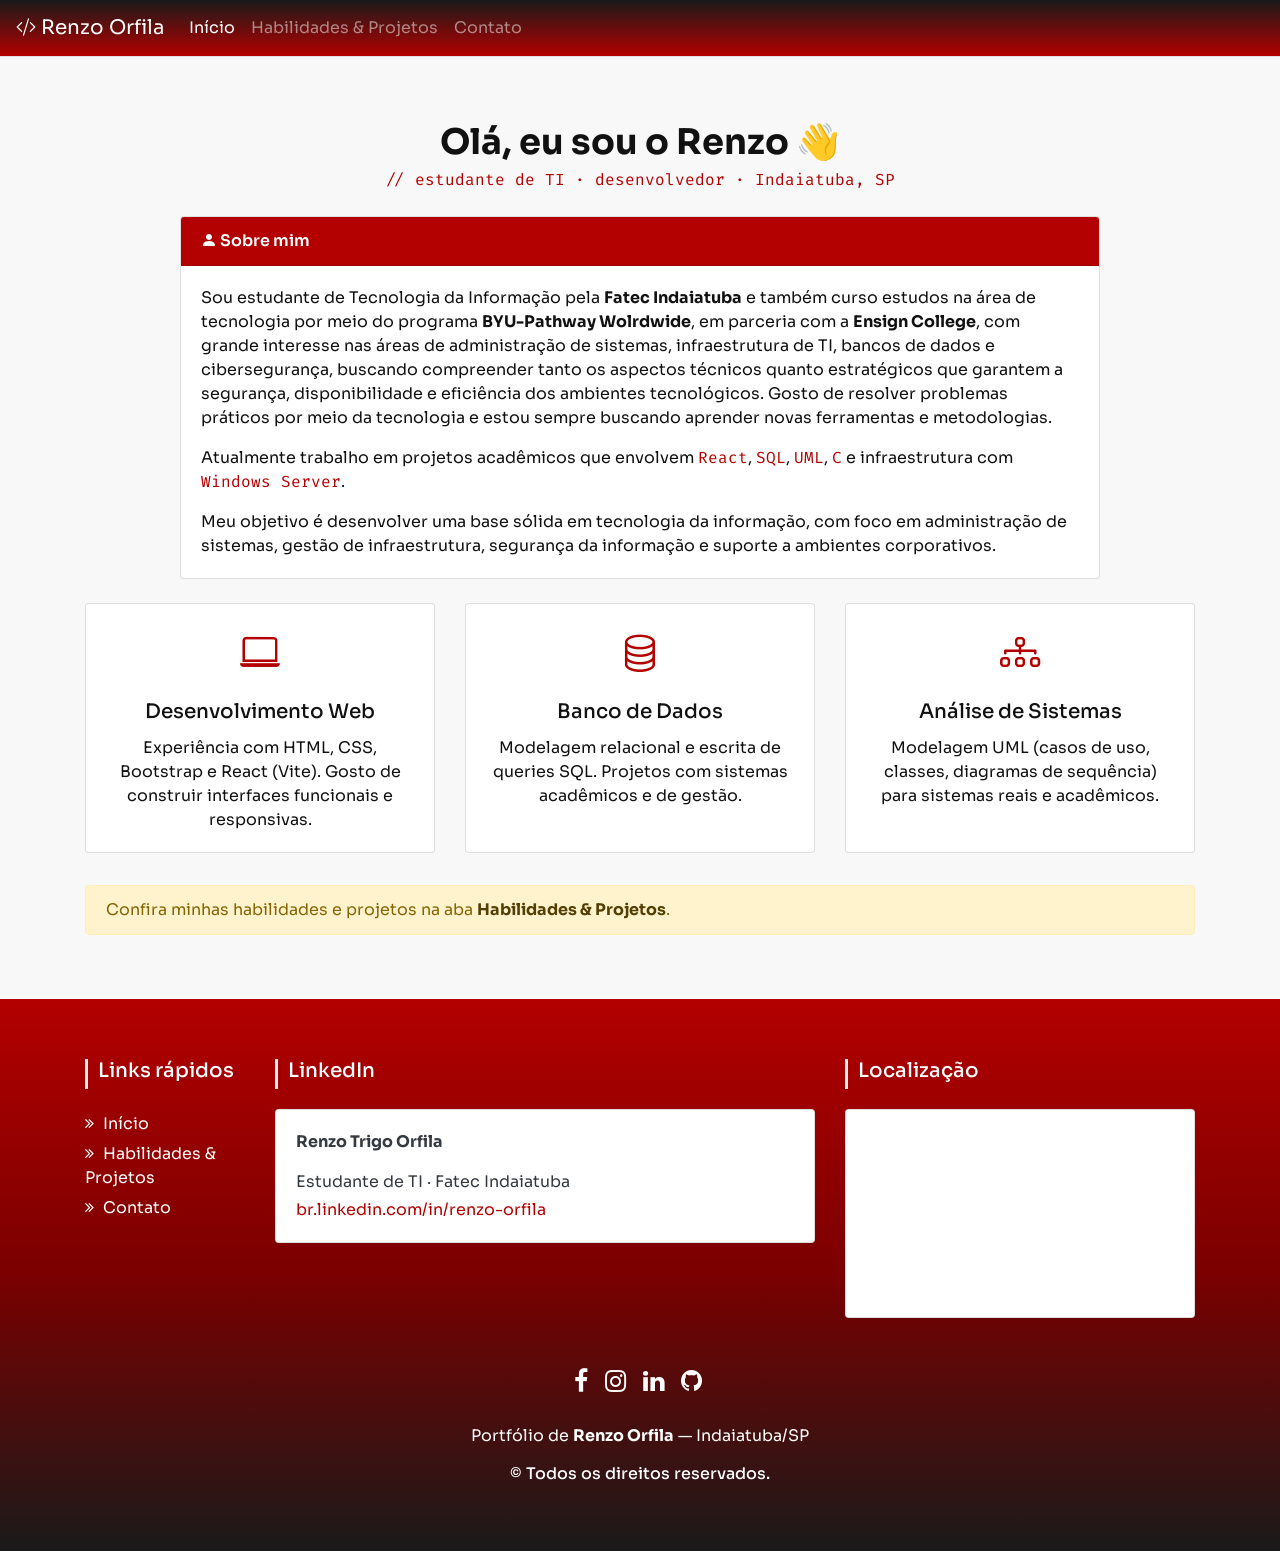
<file: index.html>
<!DOCTYPE html>
<html lang="pt-br">

<head>
    <meta charset="UTF-8">
    <meta name="viewport" content="width=device-width, initial-scale=1.0">
    <title>Renzo Orfila | Portfólio</title>
    <link rel="stylesheet" href="https://stackpath.bootstrapcdn.com/bootstrap/4.1.3/css/bootstrap.min.css">
    <link rel="stylesheet" href="css/footer.css">
    <link rel="stylesheet" href="https://cdn.jsdelivr.net/npm/bootstrap-icons@1.11.3/font/bootstrap-icons.min.css">
    <link rel="icon" href="data:image/svg+xml,<svg xmlns='http://www.w3.org/2000/svg' viewBox='0 0 100 100'><text y='.9em' font-size='90'>👨‍💻</text></svg>">
</head>

<body>

    <!-- Navbar -->
    <nav class="navbar navbar-expand-lg navbar-dark bg-dark border-bottom border-body mb-4 sticky-top" data-bs-theme="dark">
        <a class="navbar-brand" href="index.html">
            <i class="bi bi-code-slash"></i> Renzo Orfila
        </a>
        <button class="navbar-toggler" type="button" data-toggle="collapse" data-target="#navbarNav"
            aria-controls="navbarNav" aria-expanded="false" aria-label="Alterna navegação">
            <span class="navbar-toggler-icon"></span>
        </button>
        <div class="collapse navbar-collapse" id="navbarNav">
            <ul class="navbar-nav">
                <li class="nav-item active">
                    <a class="nav-link" href="index.html">Início</a>
                </li>
                <li class="nav-item">
                    <a class="nav-link" href="sobre.html">Habilidades & Projetos</a>
                </li>
                <li class="nav-item">
                    <a class="nav-link" href="contato.html">Contato</a>
                </li>
                    </a>
                </li>
            </ul>
        </div>
    </nav>

    <!-- Hero -->
<div class="container">
    <div class="page-title">
        <h1>Olá, eu sou o Renzo 👋</h1>
        <p class="subtitle">// estudante de TI · desenvolvedor · Indaiatuba, SP</p>
    </div>
</div>
    <div class="container mb-5">

        <!-- Apresentação principal -->
        <div class="row justify-content-center mb-4">
            <div class="col-md-10">
                <div class="card shadow-sm">
                    <div class="card-header" style="background:#b30000; color:#fff; font-weight:600;">
                        <i class="bi bi-person-fill"></i> Sobre mim
                    </div>
                    <div class="card-body">
                        <p>Sou estudante de Tecnologia da Informação pela <strong>Fatec Indaiatuba</strong> e também curso estudos na área de tecnologia por meio do programa <strong>BYU-Pathway Wolrdwide</strong>, em parceria com a <strong>Ensign College</strong>, com grande interesse nas áreas de administração de sistemas, infraestrutura de TI, bancos de dados e cibersegurança, 
                            buscando compreender tanto os aspectos técnicos quanto estratégicos que garantem a segurança, disponibilidade e eficiência dos ambientes tecnológicos.
                             Gosto de resolver problemas práticos por meio da tecnologia e estou sempre buscando aprender novas ferramentas e metodologias.</p>
                        <p>Atualmente trabalho em projetos acadêmicos que envolvem <span class="mono" style="color:#b30000;">React</span>, <span class="mono" style="color:#b30000;">SQL</span>, <span class="mono" style="color:#b30000;">UML</span>, <span class="mono" style="color:#b30000;">C</span> e infraestrutura com <span class="mono" style="color:#b30000;">Windows Server</span>.</p>
                        <p class="mb-0">Meu objetivo é desenvolver uma base sólida em tecnologia da informação, com foco em administração de sistemas, gestão de infraestrutura, segurança da informação e suporte a ambientes corporativos.</p>
                    </div>
                </div>
            </div>
        </div>

        <!-- Cards de destaque -->
        <div class="row justify-content-center">
            <div class="col-md-4 col-sm-12 mb-4">
                <div class="card text-center h-100 shadow-sm">
                    <div class="card-body">
                        <i class="bi bi-laptop" style="font-size:2.5rem; color:#b30000;"></i>
                        <h5 class="card-title mt-3">Desenvolvimento Web</h5>
                        <p class="card-text">Experiência com HTML, CSS, Bootstrap e React (Vite). Gosto de construir interfaces funcionais e responsivas.</p>
                    </div>
                </div>
            </div>
            <div class="col-md-4 col-sm-12 mb-4">
                <div class="card text-center h-100 shadow-sm">
                    <div class="card-body">
                        <i class="bi bi-database" style="font-size:2.5rem; color:#b30000;"></i>
                        <h5 class="card-title mt-3">Banco de Dados</h5>
                        <p class="card-text">Modelagem relacional e escrita de queries SQL. Projetos com sistemas acadêmicos e de gestão.</p>
                    </div>
                </div>
            </div>
            <div class="col-md-4 col-sm-12 mb-4">
                <div class="card text-center h-100 shadow-sm">
                    <div class="card-body">
                        <i class="bi bi-diagram-3" style="font-size:2.5rem; color:#b30000;"></i>
                        <h5 class="card-title mt-3">Análise de Sistemas</h5>
                        <p class="card-text">Modelagem UML (casos de uso, classes, diagramas de sequência) para sistemas reais e acadêmicos.</p>
                    </div>
                </div>
            </div>
        </div>

        <!-- Alerta -->
        <div class="row mt-2">
            <div class="col-12">
                <div class="alert alert-warning" role="alert">
                    Confira minhas habilidades e projetos na aba <a href="sobre.html" class="alert-link">Habilidades &amp; Projetos</a>.
                </div>
            </div>
        </div>

    </div>

    <!-- Footer -->
    <section id="footer">
        <div class="container">
            <div class="row text-center text-xs-center text-sm-left text-md-left">
                <div class="col-sm-12 col-md-2">
                    <h5>Links rápidos</h5>
                    <ul class="list-unstyled quick-links">
                        <li><a href="index.html"><i class="fa fa-angle-double-right"></i> Início</a></li>
                        <li><a href="sobre.html"><i class="fa fa-angle-double-right"></i> Habilidades & Projetos</a></li>
                        <li><a href="contato.html"><i class="fa fa-angle-double-right"></i> Contato</a></li>
                    </ul>
                </div>
                <div class="col-sm-12 col-md-6">
                    <h5>LinkedIn</h5>
                    <div class="card">
                        <div class="card-body text-dark text-left">
                            <p><strong>Renzo Trigo Orfila</strong></p>
                            <p class="mb-1">Estudante de TI · Fatec Indaiatuba</p>
                            <p class="mb-0"><a href="https://br.linkedin.com/in/renzo-orfila" target="_blank" style="color:#b30000;">br.linkedin.com/in/renzo-orfila</a></p>
                        </div>
                    </div>
                </div>
                <div class="col-sm-12 col-md-4">
                    <h5>Localização</h5>
                    <div class="card">
                        <div class="card-body" style="padding:0;">
                            <iframe src="https://www.google.com/maps/embed?pb=!1m18!1m12!1m3!1d3670.304099992333!2d-47.205159725930905!3d-23.0859611791294!2m3!1f0!2f0!3f0!3m2!1i1024!2i768!4f13.1!3m3!1m2!1s0x94c8b4b183d3173b%3A0xe4e10e5dd84bd49e!2sFatec%20Indaiatuba%20-%20Faculdade%20de%20Tecnologia%20de%20Indaiatuba%20Dr.%20Archimedes%20Lammoglia!5e0!3m2!1spt-BR!2sbr!4v1729251441810!5m2!1spt-BR!2sbr"
                                width="100%" height="200" style="border:0;" allowfullscreen="" loading="lazy" referrerpolicy="no-referrer-when-downgrade"></iframe>
                        </div>
                    </div>
                </div>
            </div>
            <div class="row">
                <div class="col-xs-12 col-sm-12 col-md-12 mt-2 mt-sm-5">
                    <ul class="list-unstyled list-inline social text-center">
                        <li class="list-inline-item"><a href="https://www.facebook.com/profile.php?id=100009068168611" target="_blank"><i class="fa fa-facebook"></i></a></li>
                        <li class="list-inline-item"><a href="https://www.instagram.com/renzorfila/" target="_blank"><i class="fa fa-instagram"></i></a></li>
                        <li class="list-inline-item"><a href="https://br.linkedin.com/in/renzo-orfila" target="_blank"><i class="fa fa-linkedin"></i></a></li>
                        <li class="list-inline-item"><a href="https://github.com/renzorfila" target="_blank"><i class="fa fa-github"></i></a></li>
                    </ul>
                </div>
                <hr>
            </div>
            <div class="row">
                <div class="col-xs-12 col-sm-12 col-md-12 mt-2 mt-sm-2 text-center text-white">
                    <p>Portfólio de <strong>Renzo Orfila</strong> — Indaiatuba/SP</p>
                    <p class="h6">© Todos os direitos reservados.</p>
                </div>
                <hr>
            </div>
        </div>
    </section>

    <script src="https://code.jquery.com/jquery-3.3.1.slim.min.js"></script>
    <script src="https://cdnjs.cloudflare.com/ajax/libs/popper.js/1.14.3/umd/popper.min.js"></script>
    <script src="https://stackpath.bootstrapcdn.com/bootstrap/4.1.3/js/bootstrap.min.js"></script>
</body>

</html>
</file>
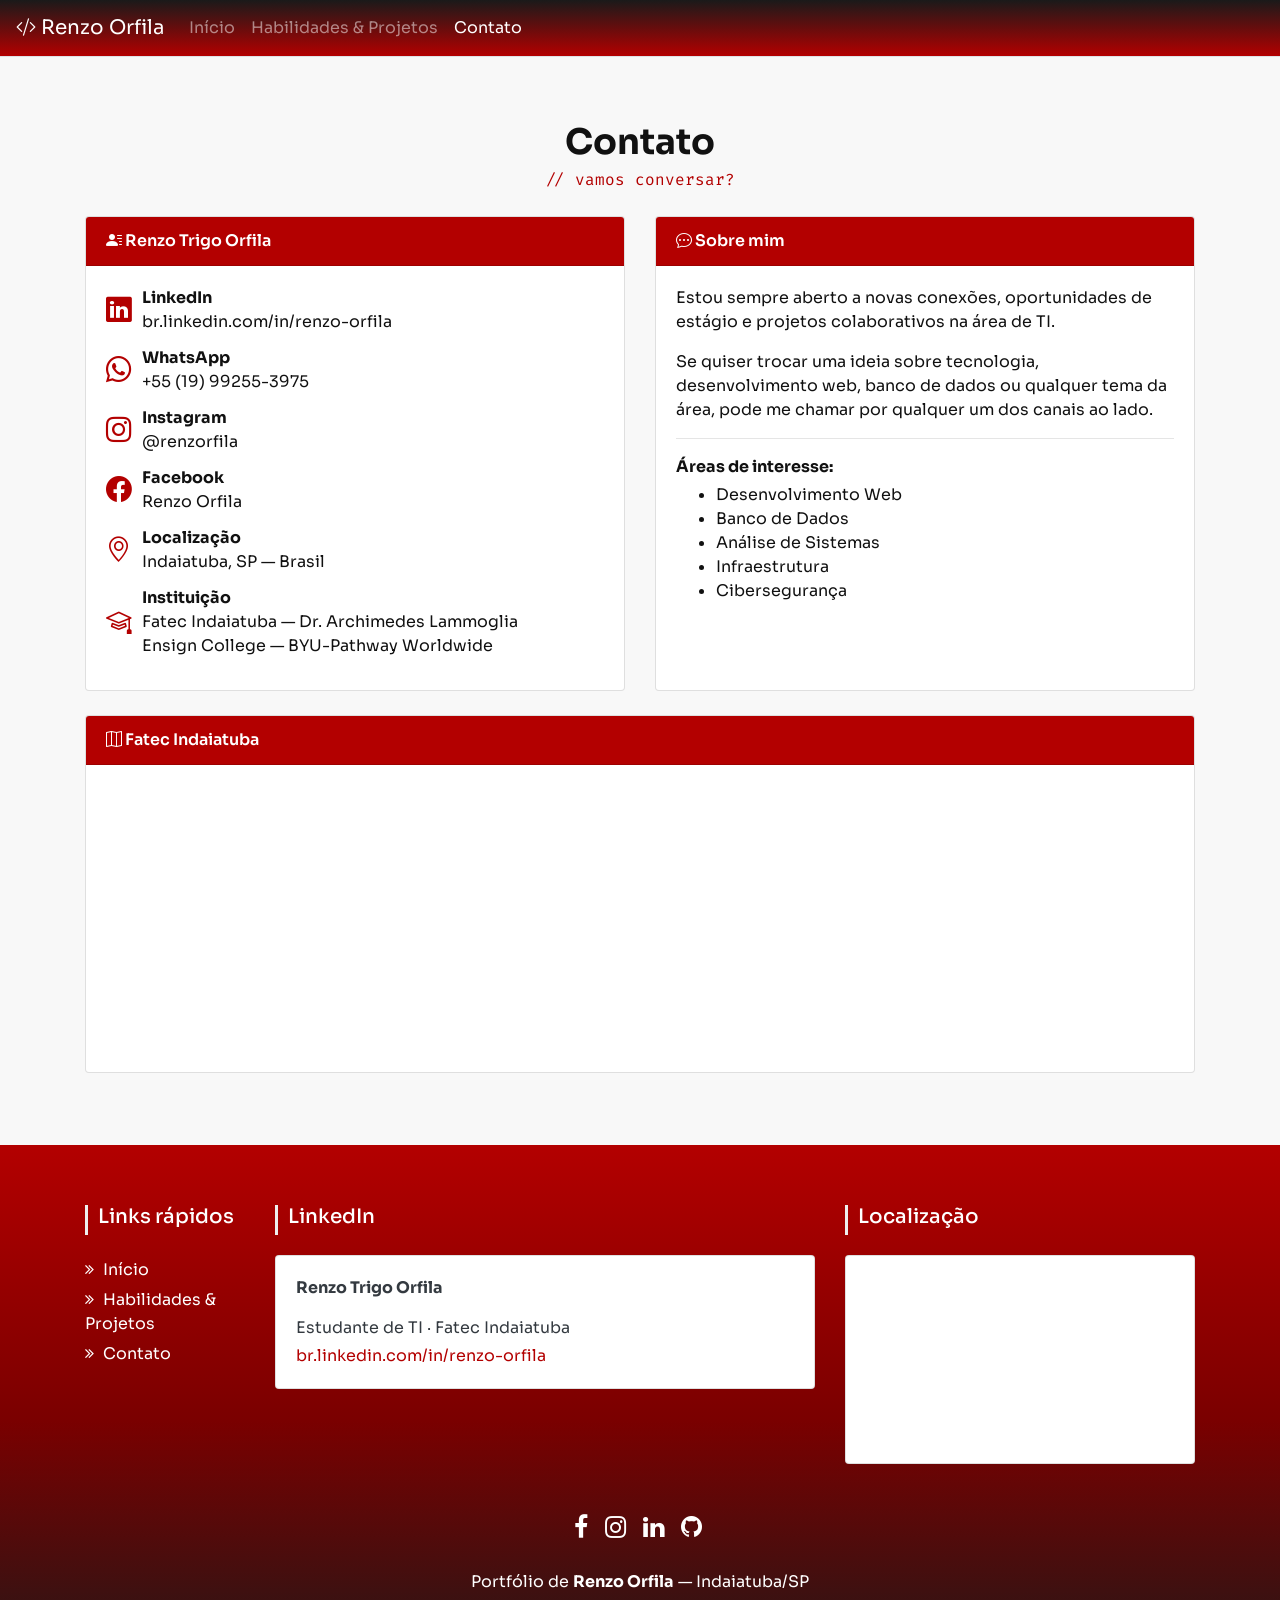
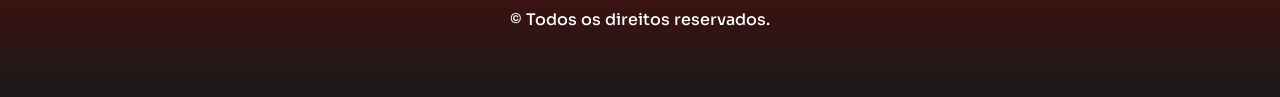
<file: contato.html>
<!DOCTYPE html>
<html lang="pt-br">

<head>
    <meta charset="UTF-8">
    <meta name="viewport" content="width=device-width, initial-scale=1.0">
    <title>Contato | Renzo Orfila</title>
    <link rel="stylesheet" href="https://stackpath.bootstrapcdn.com/bootstrap/4.1.3/css/bootstrap.min.css">
    <link rel="stylesheet" href="css/footer.css">
    <link rel="stylesheet" href="https://cdn.jsdelivr.net/npm/bootstrap-icons@1.11.3/font/bootstrap-icons.min.css">
    <link rel="icon" href="data:image/svg+xml,<svg xmlns='http://www.w3.org/2000/svg' viewBox='0 0 100 100'><text y='.9em' font-size='90'>👨‍💻</text></svg>">
</head>

<body>

    <!-- Navbar -->
    <nav class="navbar navbar-expand-lg navbar-dark bg-dark border-bottom border-body mb-4 sticky-top" data-bs-theme="dark">
        <a class="navbar-brand" href="index.html">
            <i class="bi bi-code-slash"></i> Renzo Orfila
        </a>
        <button class="navbar-toggler" type="button" data-toggle="collapse" data-target="#navbarNav"
            aria-controls="navbarNav" aria-expanded="false" aria-label="Alterna navegação">
            <span class="navbar-toggler-icon"></span>
        </button>
        <div class="collapse navbar-collapse" id="navbarNav">
            <ul class="navbar-nav">
                <li class="nav-item">
                    <a class="nav-link" href="index.html">Início</a>
                </li>
                <li class="nav-item">
                    <a class="nav-link" href="sobre.html">Habilidades & Projetos</a>
                </li>
                <li class="nav-item active">
                    <a class="nav-link" href="contato.html">Contato</a>
                </li>
            </ul>
        </div>
    </nav>

    <!-- Título -->
     <div class="container">
        <div class="page-title">
        <h1>Contato</h1>
        <p class="subtitle">// vamos conversar?</p>
    </div>
     </div>


    <div class="container mb-5">

        <div class="row justify-content-center">

            <!-- Card principal de contato -->
            <div class="col-md-6 col-sm-12 mb-4">
                <div class="card shadow-sm h-100">
                    <div class="card-header" style="background:#b30000; color:#fff; font-weight:600;">
                        <i class="bi bi-person-lines-fill"></i> Renzo Trigo Orfila
                    </div>
                    <div class="card-body">

                        <div class="contact-item">
                            <i class="bi bi-linkedin contact-icon"></i>
                            <div>
                                <strong>LinkedIn</strong><br>
                                <a href="https://br.linkedin.com/in/renzo-orfila" target="_blank">br.linkedin.com/in/renzo-orfila</a>
                            </div>
                        </div>

                        <div class="contact-item">
                            <i class="bi bi-whatsapp contact-icon"></i>
                            <div>
                                <strong>WhatsApp</strong><br
                                ><a href="https://wa.me/5519992553975" target="_blank">+55 (19) 99255-3975</a>
                            </div>
                        </div>

                        <div class="contact-item">
                            <i class="bi bi-instagram contact-icon"></i>
                            <div>
                                <strong>Instagram</strong><br>
                                <a href="https://www.instagram.com/renzorfila/" target="_blank">@renzorfila</a>
                            </div>
                        </div>

                        <div class="contact-item">
                            <i class="bi bi-facebook contact-icon"></i>
                            <div>
                                <strong>Facebook</strong><br>
                                <a href="https://www.facebook.com/profile.php?id=100009068168611" target="_blank">Renzo Orfila</a>
                            </div>
                        </div>

                        <div class="contact-item">
                            <i class="bi bi-geo-alt contact-icon"></i>
                            <div>
                                <strong>Localização</strong><br>
                                Indaiatuba, SP — Brasil
                            </div>
                        </div>

                        <div class="contact-item">
                            <i class="bi bi-mortarboard contact-icon"></i>
                            <div>
                                <strong>Instituição</strong><br>
                                Fatec Indaiatuba — Dr. Archimedes Lammoglia<br>
                                Ensign College — BYU-Pathway Worldwide
                            </div>
                        </div>

                    </div>
                </div>
            </div>

            <!-- Card de disponibilidade -->
            <div class="col-md-6 col-sm-12 mb-4">
                <div class="card shadow-sm h-100">
                    <div class="card-header" style="background:#b30000; color:#fff; font-weight:600;">
                        <i class="bi bi-chat-dots"></i> Sobre mim
                    </div>
                    <div class="card-body">
                        <p>Estou sempre aberto a novas conexões, oportunidades de estágio e projetos colaborativos na área de TI.</p>
                        <p>Se quiser trocar uma ideia sobre tecnologia, desenvolvimento web, banco de dados ou qualquer tema da área, pode me chamar por qualquer um dos canais ao lado.</p>
                        <hr>
                        <p class="mb-1"><strong>Áreas de interesse:</strong></p>
                        <ul class="mb-0">
                        <li>Desenvolvimento Web</li>
                        <li>Banco de Dados</li>
                        <li>Análise de Sistemas</li>
                        <li>Infraestrutura</li>
                        <li>Cibersegurança</li>
                    </ul>
                    </div>
                </div>
            </div>

        </div>

        <!-- Mapa -->
        <div class="row justify-content-center">
            <div class="col-md-12 col-sm-12 mb-4">
                <div class="card shadow-sm">
                    <div class="card-header" style="background:#b30000; color:#fff; font-weight:600;">
                        <i class="bi bi-map"></i> Fatec Indaiatuba
                    </div>
                    <div class="card-body" style="padding:0;">
                        <iframe src="https://www.google.com/maps/embed?pb=!1m18!1m12!1m3!1d3670.304099992333!2d-47.205159725930905!3d-23.0859611791294!2m3!1f0!2f0!3f0!3m2!1i1024!2i768!4f13.1!3m3!1m2!1s0x94c8b4b183d3173b%3A0xe4e10e5dd84bd49e!2sFatec%20Indaiatuba%20-%20Faculdade%20de%20Tecnologia%20de%20Indaiatuba%20Dr.%20Archimedes%20Lammoglia!5e0!3m2!1spt-BR!2sbr!4v1729251441810!5m2!1spt-BR!2sbr"
                            width="100%" height="300" style="border:0;" allowfullscreen="" loading="lazy" referrerpolicy="no-referrer-when-downgrade"></iframe>
                    </div>
                </div>
            </div>
        </div>

    </div>

    <!-- Footer -->
    <section id="footer">
        <div class="container">
            <div class="row text-center text-xs-center text-sm-left text-md-left">
                <div class="col-sm-12 col-md-2">
                    <h5>Links rápidos</h5>
                    <ul class="list-unstyled quick-links">
                        <li><a href="index.html"><i class="fa fa-angle-double-right"></i> Início</a></li>
                        <li><a href="sobre.html"><i class="fa fa-angle-double-right"></i> Habilidades & Projetos</a></li>
                        <li><a href="contato.html"><i class="fa fa-angle-double-right"></i> Contato</a></li>
                    </ul>
                </div>
                <div class="col-sm-12 col-md-6">
                    <h5>LinkedIn</h5>
                    <div class="card">
                        <div class="card-body text-dark text-left">
                            <p><strong>Renzo Trigo Orfila</strong></p>
                            <p class="mb-1">Estudante de TI · Fatec Indaiatuba</p>
                            <p class="mb-0"><a href="https://br.linkedin.com/in/renzo-orfila" target="_blank" style="color:#b30000;">br.linkedin.com/in/renzo-orfila</a></p>
                        </div>
                    </div>
                </div>
                <div class="col-sm-12 col-md-4">
                    <h5>Localização</h5>
                    <div class="card">
                        <div class="card-body" style="padding:0;">
                            <iframe src="https://www.google.com/maps/embed?pb=!1m18!1m12!1m3!1d3670.304099992333!2d-47.205159725930905!3d-23.0859611791294!2m3!1f0!2f0!3f0!3m2!1i1024!2i768!4f13.1!3m3!1m2!1s0x94c8b4b183d3173b%3A0xe4e10e5dd84bd49e!2sFatec%20Indaiatuba%20-%20Faculdade%20de%20Tecnologia%20de%20Indaiatuba%20Dr.%20Archimedes%20Lammoglia!5e0!3m2!1spt-BR!2sbr!4v1729251441810!5m2!1spt-BR!2sbr"
                                width="100%" height="200" style="border:0;" allowfullscreen="" loading="lazy" referrerpolicy="no-referrer-when-downgrade"></iframe>
                        </div>
                    </div>
                </div>
            </div>
            <div class="row">
                <div class="col-xs-12 col-sm-12 col-md-12 mt-2 mt-sm-5">
                    <ul class="list-unstyled list-inline social text-center">
                        <li class="list-inline-item"><a href="https://www.facebook.com/profile.php?id=100009068168611" target="_blank"><i class="fa fa-facebook"></i></a></li>
                        <li class="list-inline-item"><a href="https://www.instagram.com/renzorfila/" target="_blank"><i class="fa fa-instagram"></i></a></li>
                        <li class="list-inline-item"><a href="https://br.linkedin.com/in/renzo-orfila" target="_blank"><i class="fa fa-linkedin"></i></a></li>
                        <li class="list-inline-item"><a href="https://github.com/renzorfila" target="_blank"><i class="fa fa-github"></i></a></li>
                    </ul>
                </div>
                <hr>
            </div>
            <div class="row">
                <div class="col-xs-12 col-sm-12 col-md-12 mt-2 mt-sm-2 text-center text-white">
                    <p>Portfólio de <strong>Renzo Orfila</strong> — Indaiatuba/SP</p>
                    <p class="h6">© Todos os direitos reservados.</p>
                </div>
                <hr>
            </div>
        </div>
    </section>

    <script src="https://code.jquery.com/jquery-3.3.1.slim.min.js"></script>
    <script src="https://cdnjs.cloudflare.com/ajax/libs/popper.js/1.14.3/umd/popper.min.js"></script>
    <script src="https://stackpath.bootstrapcdn.com/bootstrap/4.1.3/js/bootstrap.min.js"></script>
</body>

</html>
</file>
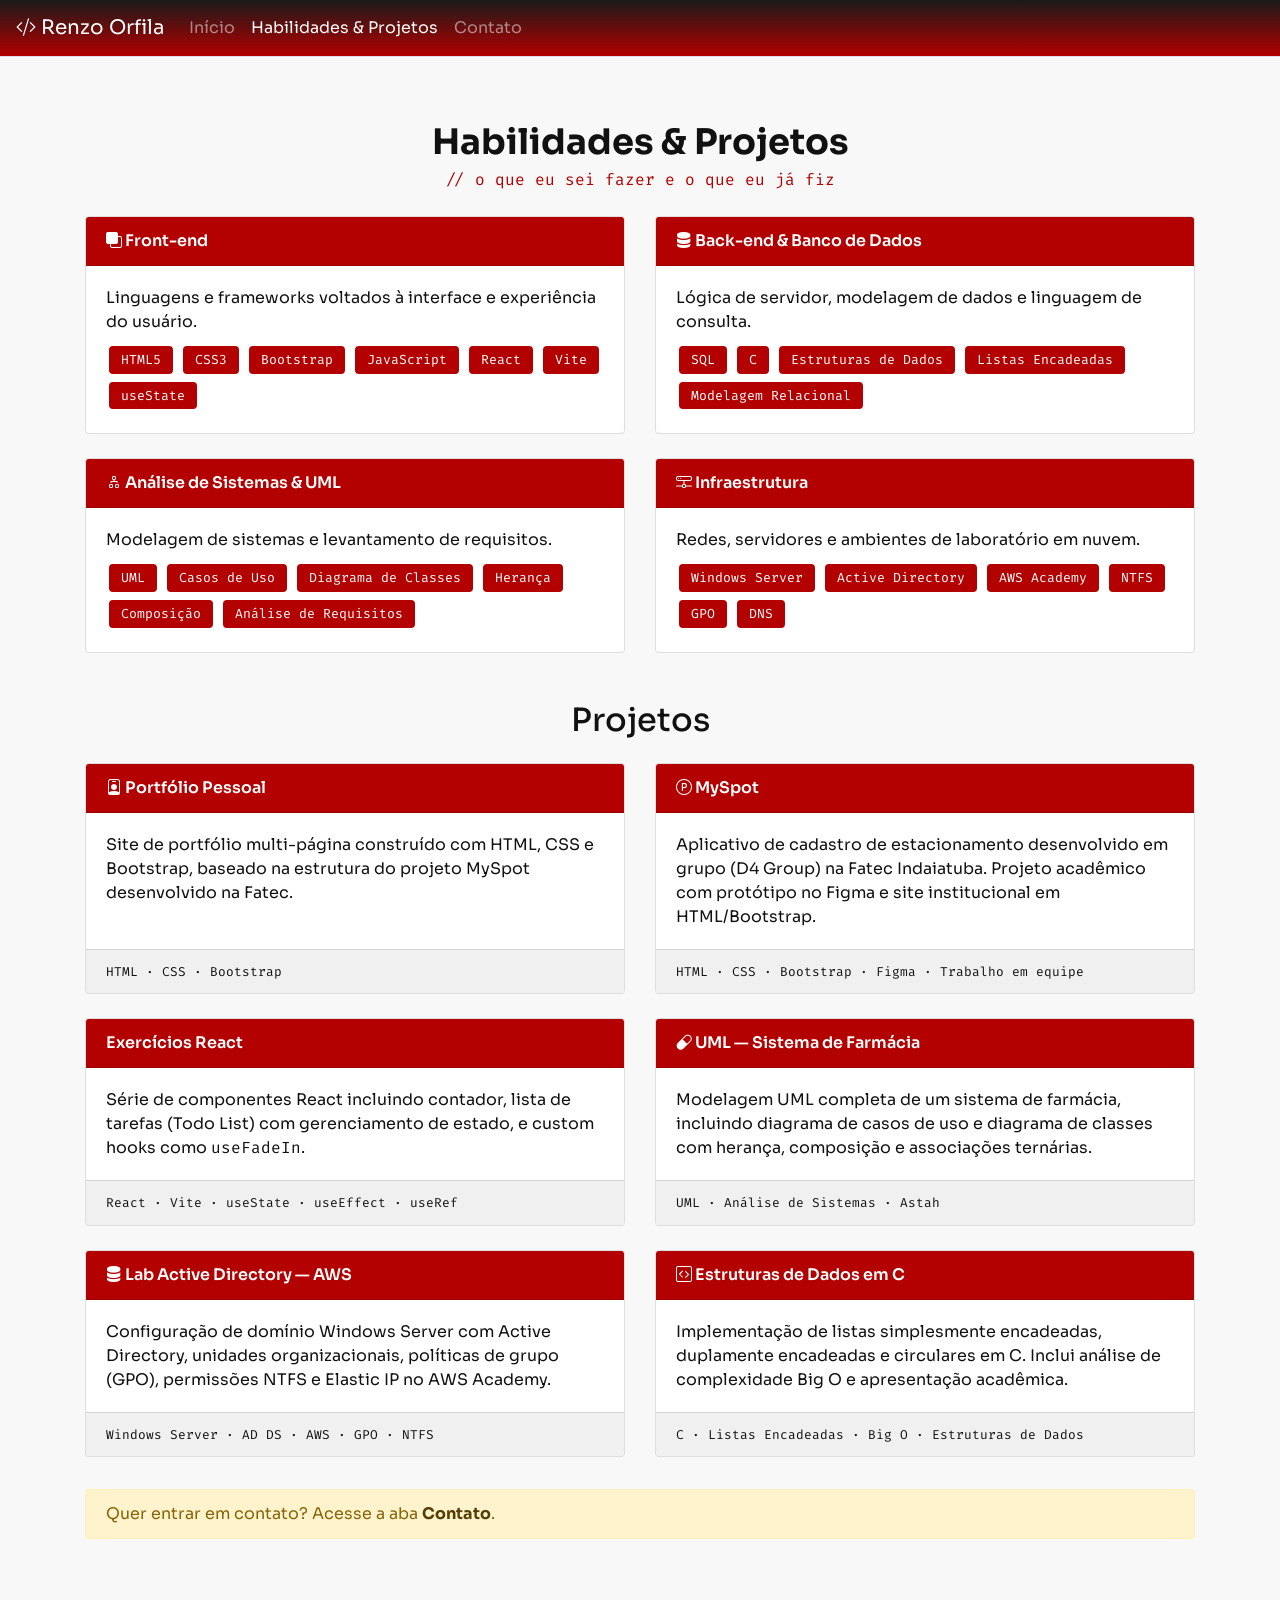
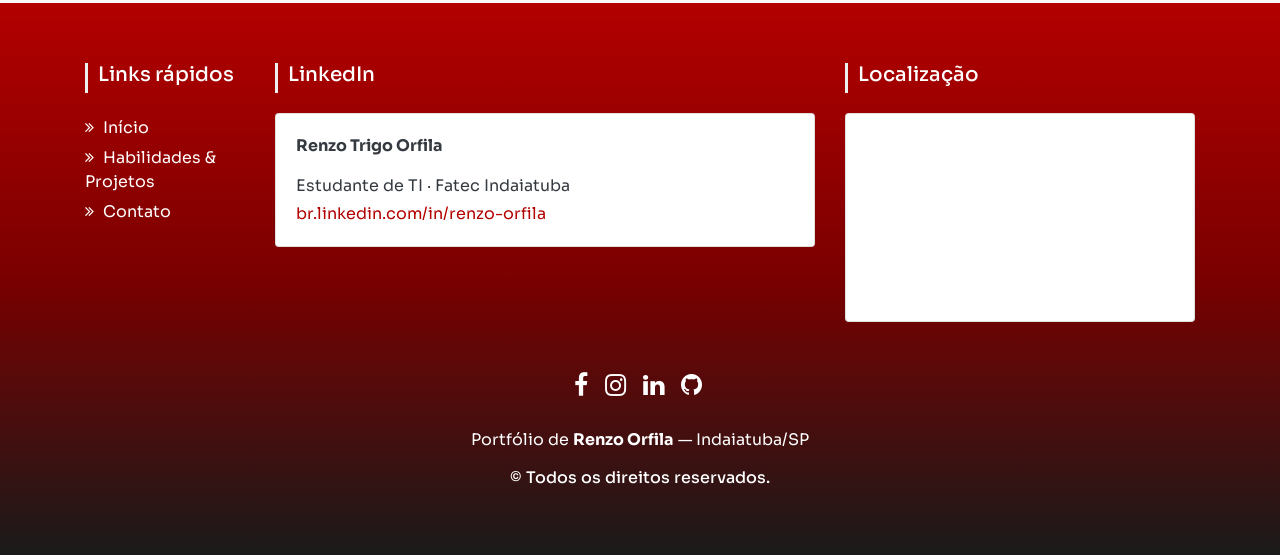
<file: sobre.html>
<!DOCTYPE html>
<html lang="pt-br">

<head>
    <meta charset="UTF-8">
    <meta name="viewport" content="width=device-width, initial-scale=1.0">
    <title>Habilidades & Projetos | Renzo Orfila</title>
    <link rel="stylesheet" href="https://stackpath.bootstrapcdn.com/bootstrap/4.1.3/css/bootstrap.min.css">
    <link rel="stylesheet" href="css/footer.css">
    <link rel="stylesheet" href="https://cdn.jsdelivr.net/npm/bootstrap-icons@1.11.3/font/bootstrap-icons.min.css">
    <link rel="icon" href="data:image/svg+xml,<svg xmlns='http://www.w3.org/2000/svg' viewBox='0 0 100 100'><text y='.9em' font-size='90'>👨‍💻</text></svg>">
</head>

<body>

    <!-- Navbar -->
    <nav class="navbar navbar-expand-lg navbar-dark bg-dark border-bottom border-body mb-4 sticky-top" data-bs-theme="dark">
        <a class="navbar-brand" href="index.html">
            <i class="bi bi-code-slash"></i> Renzo Orfila
        </a>
        <button class="navbar-toggler" type="button" data-toggle="collapse" data-target="#navbarNav"
            aria-controls="navbarNav" aria-expanded="false" aria-label="Alterna navegação">
            <span class="navbar-toggler-icon"></span>
        </button>
        <div class="collapse navbar-collapse" id="navbarNav">
            <ul class="navbar-nav">
                <li class="nav-item">
                    <a class="nav-link" href="index.html">Início</a>
                </li>
                <li class="nav-item active">
                    <a class="nav-link" href="sobre.html">Habilidades & Projetos</a>
                </li>
                <li class="nav-item">
                    <a class="nav-link" href="contato.html">Contato</a>
                </li>
            </ul>
        </div>
    </nav>

    <!-- Título -->
     <div class="container">
            <div class="page-title">
        <h1>Habilidades &amp; Projetos</h1>
        <p class="subtitle">// o que eu sei fazer e o que eu já fiz</p>
    </div>
     </div>
    <div class="container mb-5">

        <!-- Habilidades -->
        <div class="row mb-4">
            <div class="col-md-6 col-sm-12 mb-4">
                <div class="card h-100 shadow-sm">
                    <div class="card-header" style="background:#b30000; color:#fff; font-weight:600;">
                        <i class="bi bi-front"></i> Front-end
                    </div>
                    <div class="card-body">
                        <p class="card-text mb-2">Linguagens e frameworks voltados à interface e experiência do usuário.</p>
                        <span class="skill-badge">HTML5</span>
                        <span class="skill-badge">CSS3</span>
                        <span class="skill-badge">Bootstrap</span>
                        <span class="skill-badge">JavaScript</span>
                        <span class="skill-badge">React</span>
                        <span class="skill-badge">Vite</span>
                        <span class="skill-badge">useState</span>
                    </div>
                </div>
            </div>
            <div class="col-md-6 col-sm-12 mb-4">
                <div class="card h-100 shadow-sm">
                    <div class="card-header" style="background:#b30000; color:#fff; font-weight:600;">
                        <i class="bi bi-server"></i> Back-end &amp; Banco de Dados
                    </div>
                    <div class="card-body">
                        <p class="card-text mb-2">Lógica de servidor, modelagem de dados e linguagem de consulta.</p>
                        <span class="skill-badge">SQL</span>
                        <span class="skill-badge">C</span>
                        <span class="skill-badge">Estruturas de Dados</span>
                        <span class="skill-badge">Listas Encadeadas</span>
                        <span class="skill-badge">Modelagem Relacional</span>
                    </div>
                </div>
            </div>
            <div class="col-md-6 col-sm-12 mb-4">
                <div class="card h-100 shadow-sm">
                    <div class="card-header" style="background:#b30000; color:#fff; font-weight:600;">
                        <i class="bi bi-diagram-2"></i> Análise de Sistemas &amp; UML
                    </div>
                    <div class="card-body">
                        <p class="card-text mb-2">Modelagem de sistemas e levantamento de requisitos.</p>
                        <span class="skill-badge">UML</span>
                        <span class="skill-badge">Casos de Uso</span>
                        <span class="skill-badge">Diagrama de Classes</span>
                        <span class="skill-badge">Herança</span>
                        <span class="skill-badge">Composição</span>
                        <span class="skill-badge">Análise de Requisitos</span>
                    </div>
                </div>
            </div>
            <div class="col-md-6 col-sm-12 mb-4">
                <div class="card h-100 shadow-sm">
                    <div class="card-header" style="background:#b30000; color:#fff; font-weight:600;">
                        <i class="bi bi-hdd-network"></i> Infraestrutura
                    </div>
                    <div class="card-body">
                        <p class="card-text mb-2">Redes, servidores e ambientes de laboratório em nuvem.</p>
                        <span class="skill-badge">Windows Server</span>
                        <span class="skill-badge">Active Directory</span>
                        <span class="skill-badge">AWS Academy</span>
                        <span class="skill-badge">NTFS</span>
                        <span class="skill-badge">GPO</span>
                        <span class="skill-badge">DNS</span>
                    </div>
                </div>
            </div>
        </div>

        <!-- Projetos -->
        <h2 style="text-align:center; margin-bottom:1.5rem;">Projetos</h2>
        <div class="row">
            <div class="col-md-6 col-sm-12 mb-4">
                <div class="card project-card h-100 shadow-sm">
                    <div class="card-header">
                        <i class="bi bi-person-badge"></i> Portfólio Pessoal
                    </div>
                    <div class="card-body">
                        <p class="card-text">Site de portfólio multi-página construído com HTML, CSS e Bootstrap, baseado na estrutura do projeto MySpot desenvolvido na Fatec.</p>
                    </div>
                    <div class="card-footer">
                        HTML · CSS · Bootstrap
                    </div>
                </div>
            </div>
            <div class="col-md-6 col-sm-12 mb-4">
                <div class="card project-card h-100 shadow-sm">
                    <div class="card-header">
                        <i class="bi bi-p-circle"></i> MySpot
                    </div>
                    <div class="card-body">
                        <p class="card-text">Aplicativo de cadastro de estacionamento desenvolvido em grupo (D4 Group) na Fatec Indaiatuba. Projeto acadêmico com protótipo no Figma e site institucional em HTML/Bootstrap.</p>
                    </div>
                    <div class="card-footer">
                        HTML · CSS · Bootstrap · Figma · Trabalho em equipe
                    </div>
                </div>
            </div>
            <div class="col-md-6 col-sm-12 mb-4">
                <div class="card project-card h-100 shadow-sm">
                    <div class="card-header">
                        <i class="bi bi-react"></i> Exercícios React
                    </div>
                    <div class="card-body">
                        <p class="card-text">Série de componentes React incluindo contador, lista de tarefas (Todo List) com gerenciamento de estado, e custom hooks como <span class="mono">useFadeIn</span>.</p>
                    </div>
                    <div class="card-footer">
                        React · Vite · useState · useEffect · useRef
                    </div>
                </div>
            </div>
            <div class="col-md-6 col-sm-12 mb-4">
                <div class="card project-card h-100 shadow-sm">
                    <div class="card-header">
                        <i class="bi bi-capsule"></i> UML — Sistema de Farmácia
                    </div>
                    <div class="card-body">
                        <p class="card-text">Modelagem UML completa de um sistema de farmácia, incluindo diagrama de casos de uso e diagrama de classes com herança, composição e associações ternárias.</p>
                    </div>
                    <div class="card-footer">
                        UML · Análise de Sistemas · Astah
                    </div>
                </div>
            </div>
            <div class="col-md-6 col-sm-12 mb-4">
                <div class="card project-card h-100 shadow-sm">
                    <div class="card-header">
                        <i class="bi bi-server"></i> Lab Active Directory — AWS
                    </div>
                    <div class="card-body">
                        <p class="card-text">Configuração de domínio Windows Server com Active Directory, unidades organizacionais, políticas de grupo (GPO), permissões NTFS e Elastic IP no AWS Academy.</p>
                    </div>
                    <div class="card-footer">
                        Windows Server · AD DS · AWS · GPO · NTFS
                    </div>
                </div>
            </div>
            <div class="col-md-6 col-sm-12 mb-4">
                <div class="card project-card h-100 shadow-sm">
                    <div class="card-header">
                        <i class="bi bi-code-square"></i> Estruturas de Dados em C
                    </div>
                    <div class="card-body">
                        <p class="card-text">Implementação de listas simplesmente encadeadas, duplamente encadeadas e circulares em C. Inclui análise de complexidade Big O e apresentação acadêmica.</p>
                    </div>
                    <div class="card-footer">
                        C · Listas Encadeadas · Big O · Estruturas de Dados
                    </div>
                </div>
            </div>
        </div>

        <div class="row mt-2">
            <div class="col-12">
                <div class="alert alert-warning" role="alert">
                    Quer entrar em contato? Acesse a aba <a href="contato.html" class="alert-link">Contato</a>.
                </div>
            </div>
        </div>

    </div>

    <!-- Footer -->
    <section id="footer">
        <div class="container">
            <div class="row text-center text-xs-center text-sm-left text-md-left">
                <div class="col-sm-12 col-md-2">
                    <h5>Links rápidos</h5>
                    <ul class="list-unstyled quick-links">
                        <li><a href="index.html"><i class="fa fa-angle-double-right"></i> Início</a></li>
                        <li><a href="sobre.html"><i class="fa fa-angle-double-right"></i> Habilidades & Projetos</a></li>
                        <li><a href="contato.html"><i class="fa fa-angle-double-right"></i> Contato</a></li>
                    </ul>
                </div>
                <div class="col-sm-12 col-md-6">
                    <h5>LinkedIn</h5>
                    <div class="card">
                        <div class="card-body text-dark text-left">
                            <p><strong>Renzo Trigo Orfila</strong></p>
                            <p class="mb-1">Estudante de TI · Fatec Indaiatuba</p>
                            <p class="mb-0"><a href="https://br.linkedin.com/in/renzo-orfila" target="_blank" style="color:#b30000;">br.linkedin.com/in/renzo-orfila</a></p>
                        </div>
                    </div>
                </div>
                <div class="col-sm-12 col-md-4">
                    <h5>Localização</h5>
                    <div class="card">
                        <div class="card-body" style="padding:0;">
                            <iframe src="https://www.google.com/maps/embed?pb=!1m18!1m12!1m3!1d3670.304099992333!2d-47.205159725930905!3d-23.0859611791294!2m3!1f0!2f0!3f0!3m2!1i1024!2i768!4f13.1!3m3!1m2!1s0x94c8b4b183d3173b%3A0xe4e10e5dd84bd49e!2sFatec%20Indaiatuba%20-%20Faculdade%20de%20Tecnologia%20de%20Indaiatuba%20Dr.%20Archimedes%20Lammoglia!5e0!3m2!1spt-BR!2sbr!4v1729251441810!5m2!1spt-BR!2sbr"
                                width="100%" height="200" style="border:0;" allowfullscreen="" loading="lazy" referrerpolicy="no-referrer-when-downgrade"></iframe>
                        </div>
                    </div>
                </div>
            </div>
            <div class="row">
                <div class="col-xs-12 col-sm-12 col-md-12 mt-2 mt-sm-5">
                    <ul class="list-unstyled list-inline social text-center">
                        <li class="list-inline-item"><a href="https://www.facebook.com/profile.php?id=100009068168611" target="_blank"><i class="fa fa-facebook"></i></a></li>
                        <li class="list-inline-item"><a href="https://www.instagram.com/renzorfila/" target="_blank"><i class="fa fa-instagram"></i></a></li>
                        <li class="list-inline-item"><a href="https://br.linkedin.com/in/renzo-orfila" target="_blank"><i class="fa fa-linkedin"></i></a></li>
                        <li class="list-inline-item"><a href="https://github.com/renzorfila" target="_blank"><i class="fa fa-github"></i></a></li>
                    </ul>
                </div>
                <hr>
            </div>
            <div class="row">
                <div class="col-xs-12 col-sm-12 col-md-12 mt-2 mt-sm-2 text-center text-white">
                    <p>Portfólio de <strong>Renzo Orfila</strong> — Indaiatuba/SP</p>
                    <p class="h6">© Todos os direitos reservados.</p>
                </div>
                <hr>
            </div>
        </div>
    </section>

    <script src="https://code.jquery.com/jquery-3.3.1.slim.min.js"></script>
    <script src="https://cdnjs.cloudflare.com/ajax/libs/popper.js/1.14.3/umd/popper.min.js"></script>
    <script src="https://stackpath.bootstrapcdn.com/bootstrap/4.1.3/js/bootstrap.min.js"></script>
</body>

</html>
</file>
<file: css/footer.css>
/* Portfolio - Renzo Orfila */
@import url('https://maxcdn.bootstrapcdn.com/font-awesome/4.7.0/css/font-awesome.min.css');
@import url('https://fonts.googleapis.com/css2?family=Fira+Code:wght@400;600&family=Sora:wght@300;400;600;700&display=swap');

:root {
    --accent: #b30000;
    --dark: #111;
    --light: #f8f8f8;
}

body {
    font-family: 'Sora', sans-serif;
    background-color: var(--light);
    color: var(--dark);
}

code, .mono {
    font-family: 'Fira Code', monospace;
}

/* ---- Headings ---- */
h1, h2 {
    text-align: center;
    margin-bottom: 3%;
}

/** ---- Navbar ---- */
.navbar.bg-dark {
    /*background-color: #1a1a2e !important;  troca pela cor que quiser */
    background: linear-gradient(180deg, #1a1a1a, #b30000) !important;
}
/* ---- Hero / page titles ---- */
.page-title {
    text-align: center;
    padding: 2.5rem 2rem 1.5rem;
    max-width: 800px;
    margin: 0 auto;
}
.page-title h1 {
    font-size: 2.2rem;
    font-weight: 700;
    margin-bottom: 0.3rem;
}
.page-title .subtitle {
    font-family: 'Fira Code', monospace;
    color: var(--accent);
    font-size: 1rem;
    margin-bottom: 0;
}

/* ---- Skill badges ---- */
.skill-badge {
    display: inline-block;
    background: var(--accent);
    color: #fff;
    border-radius: 4px;
    padding: 4px 12px;
    margin: 4px 3px;
    font-size: 0.82rem;
    font-family: 'Fira Code', monospace;
}

/* ---- Project cards ---- */
.project-card .card-header {
    background: var(--accent);
    color: #fff;
    font-weight: 600;
}
.project-card .card-footer {
    background: #f0f0f0;
    font-size: 0.8rem;
    font-family: 'Fira Code', monospace;
}

/* ---- Contact icons ---- */
.contact-icon {
    font-size: 1.6rem;
    margin-right: 10px;
    color: var(--accent);
}
.contact-item {
    display: flex;
    align-items: center;
    margin-bottom: 12px;
}
.contact-item a {
    color: var(--dark);
    text-decoration: none;
}
.contact-item a:hover {
    color: var(--accent);
}

/* ---- Section padding ---- */
section {
    padding: 60px 0;
}

/* ---- Footer ---- */
#footer {
    /*background: var(--accent) !important;
    background-color: #111;*/
    background: linear-gradient(180deg, #b30000, #7a0000, #1a1a1a);
}
#footer h5 {
    padding-left: 10px;
    border-left: 3px solid #eee;
    padding-bottom: 6px;
    margin-bottom: 20px;
    color: #fff;
}
#footer a {
    color: #fff;
    text-decoration: none !important;
}
#footer ul.social li {
    padding: 3px 0;
}
#footer ul.social li a i {
    margin-right: 5px;
    font-size: 25px;
    transition: .5s all ease;
}
#footer ul.social li:hover a i {
    font-size: 30px;
    margin-top: -10px;
}
#footer ul.social li a,
#footer ul.quick-links li a {
    color: #fff;
}
#footer ul.social li a:hover {
    color: #eee;
}
#footer ul.quick-links li {
    padding: 3px 0;
    transition: .5s all ease;
}
#footer ul.quick-links li:hover {
    margin-left: 5px;
    font-weight: 700;
}
#footer ul.quick-links li a i {
    margin-right: 5px;
}

@media (max-width: 767px) {
    #footer h5 {
        padding-left: 0;
        border-left: transparent;
        padding-bottom: 0;
        margin-bottom: 10px;
    }
}
</file>
